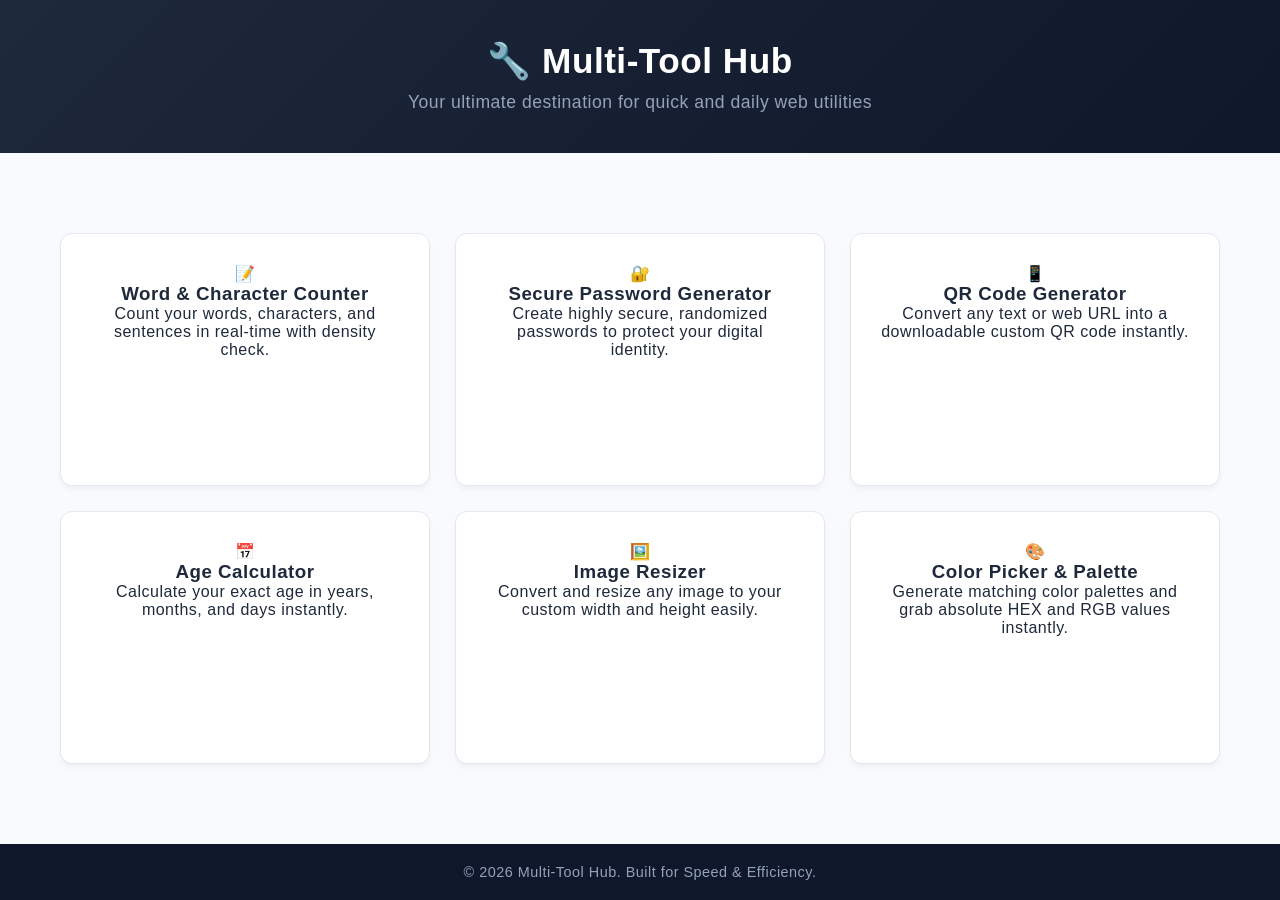
<file: index.html>
<!DOCTYPE html>
<html lang="en">
<head>
    <meta name="google-site-verification" content="5QsVsmky_lJQwz7YS4G8L-8Y7xx4jTJmlR2qvl2Ai24" />
    <meta charset="UTF-8">
    <meta name="viewport" content="width=device-width, initial-scale=1.0">
    <title>Multi-Tool Hub | Free Online Web Utilities</title>
    <meta name="description" content="Access free online tools including word counter, secure password generator, and more. Fast, secure, and easy to use.">
    <link rel="stylesheet" href="style.css">
</head>
<body>

    <header>
        <h1>🔧 Multi-Tool Hub</h1>
        <p>Your ultimate destination for quick and daily web utilities</p>
    </header>

    <div class="ad-container">
       <script async="async" data-cfasync="false" src="https://pl29830969.effectivecpmnetwork.com/820305771734d01be2f969e1bcad7722/invoke.js"></script>
<div id="container-820305771734d01be2f969e1bcad7722"></div>

    </div>

    <main class="container">
        <a href="tools/word-counter.html" class="tool-card">
            <div class="tool-icon">📝</div>
            <h3>Word & Character Counter</h3>
            <p>Count your words, characters, and sentences in real-time with density check.</p>
        </a>

        <a href="tools/password-generator.html" class="tool-card">
            <div class="tool-icon">🔐</div>
            <h3>Secure Password Generator</h3>
            <p>Create highly secure, randomized passwords to protect your digital identity.</p>
        </a>

       <!-- Tool 3: QR Code (Active) -->
<a href="tools/qr-generator.html" class="tool-card">
    <div class="tool-icon">📱</div>
    <h3>QR Code Generator</h3>
    <p>Convert any text or web URL into a downloadable custom QR code instantly.</p>
</a>

       <!-- 1. Age Calculator Card -->
<a href="tools/age-calculator.html" class="tool-card">
        <div class="tool-icon">📅</div> 
        <h3>Age Calculator</h3>
        <p>Calculate your exact age in years, months, and days instantly.</p>
   </a>

<!-- 2. Image Resizer Card -->
<a href="tools/image-resizer.html" class="tool-card">
        <div class="tool-icon">🖼️</div>
        <h3>Image Resizer</h3>
        <p>Convert and resize any image to your custom width and height easily.</p>
</a>
        <a href="tools/color-picker.html" class="tool-card">
        <div class="tool-icon">🎨</div>
        <h3>Color Picker & Palette</h3>
        <p>Generate matching color palettes and grab absolute HEX and RGB values instantly.</p>
</a>
    </main>

    <div class="ad-container">
       <script src="https://pl29840092.effectivecpmnetwork.com/98/61/3c/98613c68a2c09491b9e02754ebe3d054.js"></script>
    </div>

    <footer>
        <p>&copy; 2026 Multi-Tool Hub. Built for Speed & Efficiency.</p>
    </footer>

</body>
</html>
</file>
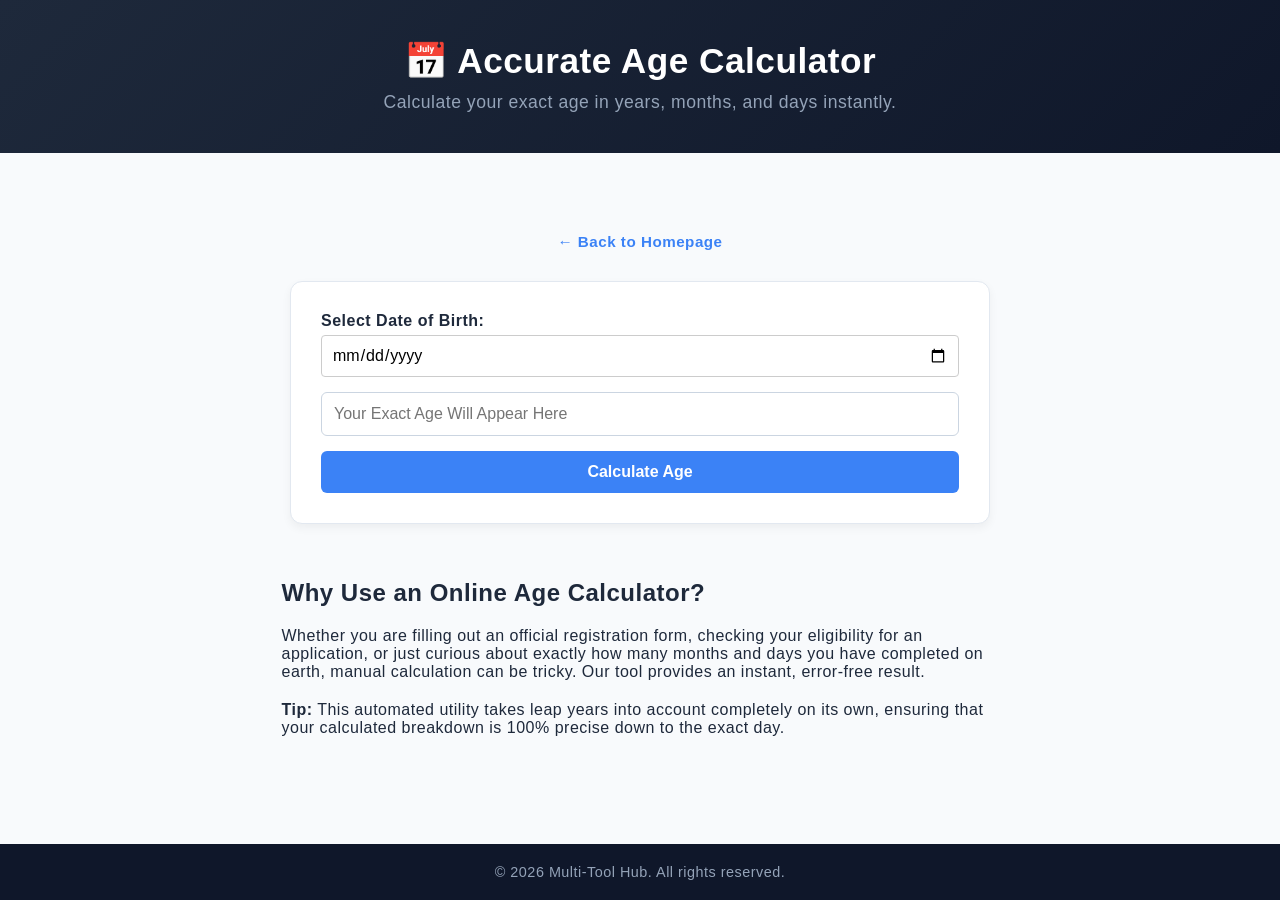
<file: tools/age-calculator.html>
<!DOCTYPE html>
<html lang="en">
<head>
    <meta name="google-site-verification" content="5QsVsmky_lJQwz7YS4G8L-8Y7xx4jTJmlR2qvl2Ai24" />
    <meta charset="UTF-8">
    <meta name="viewport" content="width=device-width, initial-scale=1.0">
    <title>Accurate Age Calculator | Instant Age Finder</title>
    <meta name="description" content="Calculate your exact age in years, months, and days instantly. Quick, accurate, and reliable age calculator utility.">
    <link rel="stylesheet" href="../style.css">
</head>
<body>

    <header>
        <h1>📅 Accurate Age Calculator</h1>
        <p>Calculate your exact age in years, months, and days instantly.</p>
    </header>

    <div class="ad-container">
         <script async="async" data-cfasync="false" src="https://pl29830969.effectivecpmnetwork.com/820305771734d01be2f969e1bcad7722/invoke.js"></script>
<div id="container-820305771734d01be2f969e1bcad7722"></div>
    </div>

    <div style="max-width: 700px; margin: 20px auto 0 auto; padding: 0 10px;">
        <a href="../index.html" style="display: inline-block; color: #3b82f6; text-decoration: none; font-weight: bold; font-size: 0.95rem; transition: color 0.2s;">
            ← Back to Homepage
        </a>
    </div>

    <main class="tool-wrapper">
        <div>
            <label><strong>Select Date of Birth:</strong></label>
            <input type="date" id="dob" style="width: 100%; padding: 10px; margin-top: 5px; border: 1px solid #ccc; border-radius: 4px; font-size: 1rem;">
        </div>
        
        <input type="text" id="age-display" readonly placeholder="Your Exact Age Will Appear Here" style="margin-top: 15px;">
        
        <button class="btn" id="calculate-btn" style="margin-top: 15px;">Calculate Age</button>
    </main>

    <section class="seo-section">
        <h2>Why Use an Online Age Calculator?</h2>
        <p>Whether you are filling out an official registration form, checking your eligibility for an application, or just curious about exactly how many months and days you have completed on earth, manual calculation can be tricky. Our tool provides an instant, error-free result.</p>
        <p><strong>Tip:</strong> This automated utility takes leap years into account completely on its own, ensuring that your calculated breakdown is 100% precise down to the exact day.</p>
    </section>

    
    <div class="ad-container">
        <script src="https://pl29840092.effectivecpmnetwork.com/98/61/3c/98613c68a2c09491b9e02754ebe3d054.js"></script>
    </div>

    <footer>
        <p>&copy; 2026 Multi-Tool Hub. All rights reserved.</p>
    </footer>

    <script>
        const dobInput = document.getElementById('dob');
        const displayInput = document.getElementById('age-display');
        const calculateBtn = document.getElementById('calculate-btn');

        // Aaj ki date tak hi lock karne ke liye taaki koi future date select na kare
        dobInput.max = new Date().toISOString().split("T")[0];

        function calculateAge() {
            const dobValue = dobInput.value;
            if (!dobValue) {
                alert("Please select your date of birth!");
                return;
            }

            const dob = new Date(dobValue);
            const today = new Date();

            let years = today.getFullYear() - dob.getFullYear();
            let months = today.getMonth() - dob.getMonth();
            let days = today.getDate() - dob.getDate();

            if (days < 0) {
                months--;
                // Pichle mahine ke kul din nikal kar add karna
                days += new Date(today.getFullYear(), today.getMonth(), 0).getDate();
            }

            if (months < 0) {
                years--;
                months += 12;
            }

            // Output ko same usi display input box me dikhana jaise password generator me dikhta hai
            displayInput.value = `${years} Years, ${months} Months, and ${days} Days Old`;
        }

        calculateBtn.addEventListener('click', calculateAge);
    </script>
</body>
</html>
</file>
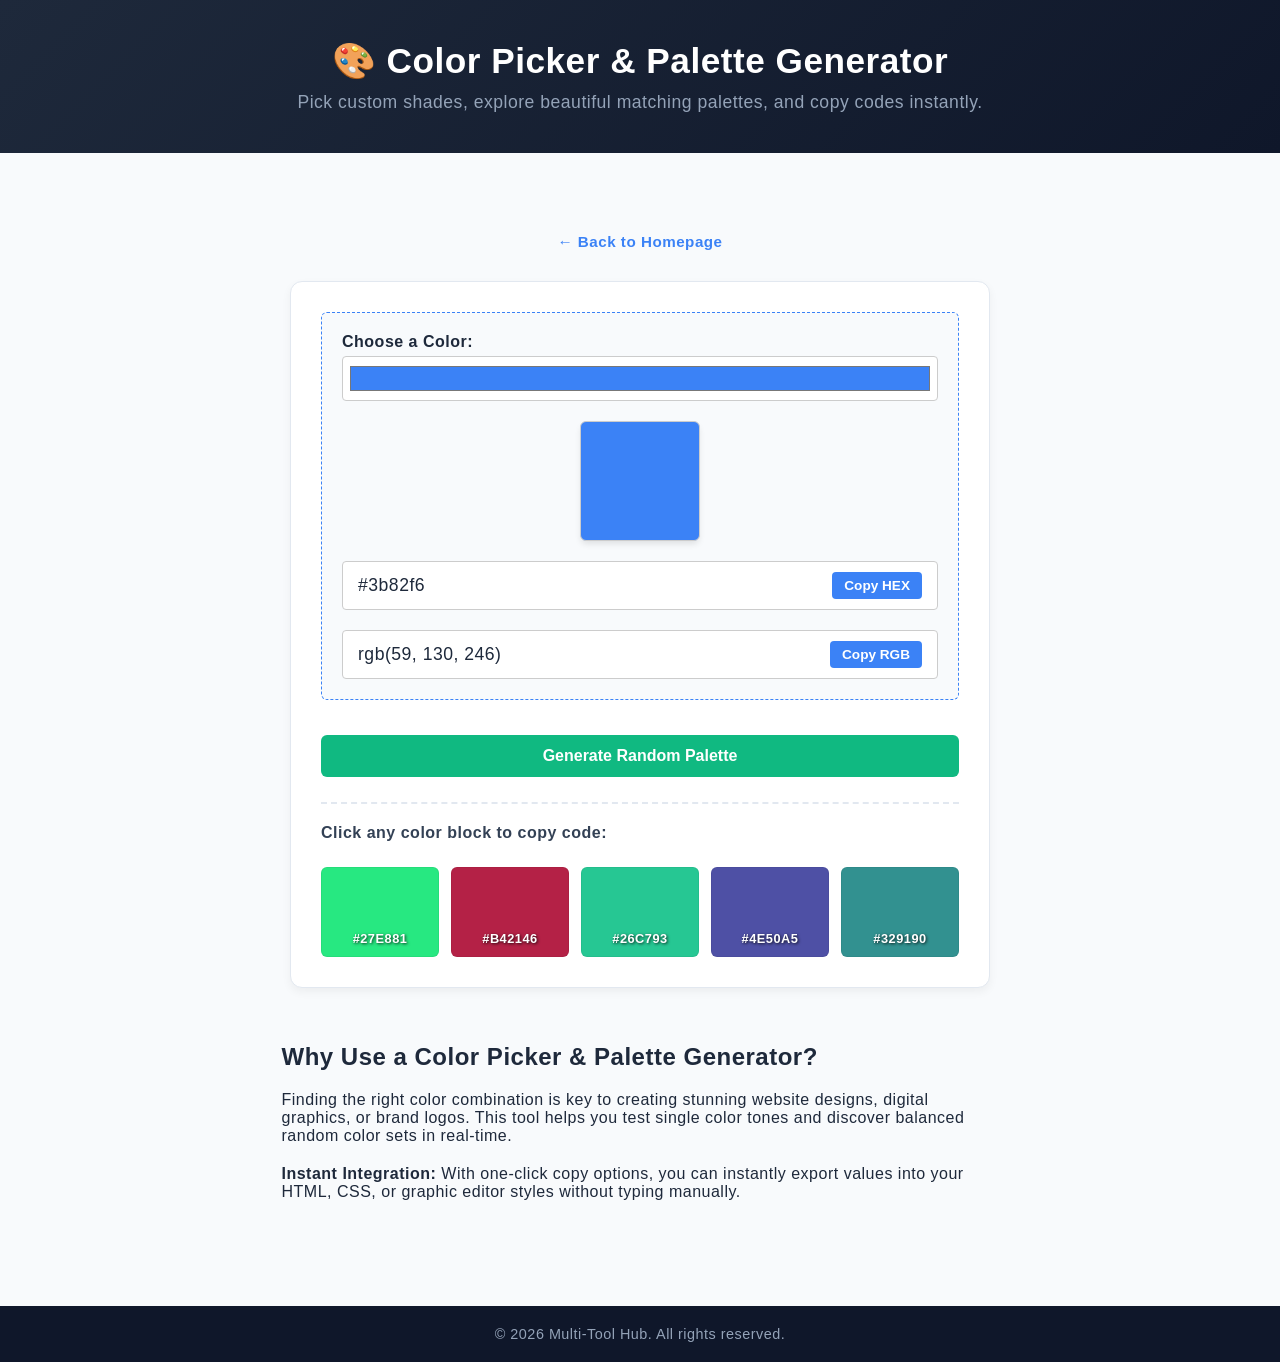
<file: tools/color-picker.html>
<!DOCTYPE html>
<html lang="en">
<head>
    <meta name="google-site-verification" content="5QsVsmky_lJQwz7YS4G8L-8Y7xx4jTJmlR2qvl2Ai24" />
    <meta charset="UTF-8">
    <meta name="viewport" content="width=device-width, initial-scale=1.0">
    <title>Color Picker & Palette Generator | Multi-Tool Hub</title>
    <meta name="description" content="Pick custom colors, generate matching color palettes, and get instant HEX, RGB, and HSL codes easily.">
    <link rel="stylesheet" href="../style.css">
</head>
<body>

    <header>
        <h1>🎨 Color Picker & Palette Generator</h1>
        <p>Pick custom shades, explore beautiful matching palettes, and copy codes instantly.</p>
    </header>

      <div class="ad-container">
         <script async="async" data-cfasync="false" src="https://pl29830969.effectivecpmnetwork.com/820305771734d01be2f969e1bcad7722/invoke.js"></script>
<div id="container-820305771734d01be2f969e1bcad7722"></div>
    </div>

    <div style="max-width: 700px; margin: 20px auto 0 auto; padding: 0 10px;">
        <a href="../index.html" style="display: inline-block; color: #3b82f6; text-decoration: none; font-weight: bold; font-size: 0.95rem;">
            ← Back to Homepage
        </a>
    </div>

    <main class="tool-wrapper" style="text-align: left;">
        
        <div class="color-box-container">
            <div style="width: 100%;">
                <label><strong>Choose a Color:</strong></label>
                <input type="color" id="color-wheel" value="#3b82f6" style="width: 100%; height: 45px; cursor: pointer; border: 1px solid #ccc; border-radius: 4px; background: #fff; padding: 5px; margin-top: 5px; box-sizing: border-box;">
            </div>
            
            <div class="color-preview" id="color-preview-circle" style="background-color: #3b82f6;"></div>
            
            <div class="code-display">
                <span id="hex-text">#3b82f6</span>
                <button class="copy-btn" onclick="copyText('hex-text')">Copy HEX</button>
            </div>
            <div class="code-display">
                <span id="rgb-text">rgb(59, 130, 246)</span>
                <button class="copy-btn" onclick="copyText('rgb-text')">Copy RGB</button>
            </div>
        </div>

        <button class="btn" id="generate-palette-btn" style="background: #10b981;">Generate Random Palette</button>

        <!-- Palette Section -->
        <div id="palette-section" style="margin-top: 25px; border-top: 2px dashed #e2e8f0; padding-top: 20px;">
            <p style="font-weight: bold; color: #334155; margin-bottom: 5px;">Click any color block to copy code:</p>
            <div class="palette-grid" id="palette-box">
                <!-- Dynamic Cards -->
            </div>
        </div>

    </main>

    <section class="seo-section">
        <h2>Why Use a Color Picker & Palette Generator?</h2>
        <p>Finding the right color combination is key to creating stunning website designs, digital graphics, or brand logos. This tool helps you test single color tones and discover balanced random color sets in real-time.</p>
        <p><strong>Instant Integration:</strong> With one-click copy options, you can instantly export values into your HTML, CSS, or graphic editor styles without typing manually.</p>
    </section>

   
    <div class="ad-container">
       <script src="https://pl29840092.effectivecpmnetwork.com/98/61/3c/98613c68a2c09491b9e02754ebe3d054.js"></script>

    </div>

    <footer>
        <p>&copy; 2026 Multi-Tool Hub. All rights reserved.</p>
    </footer>

    <script>
        const colorWheel = document.getElementById('color-wheel');
        const colorPreviewCircle = document.getElementById('color-preview-circle');
        const hexText = document.getElementById('hex-text');
        const rgbText = document.getElementById('rgb-text');
        const generatePaletteBtn = document.getElementById('generate-palette-btn');
        const paletteBox = document.getElementById('palette-box');

        function hexToRgb(hex) {
            const r = parseInt(hex.slice(1, 3), 16);
            const g = parseInt(hex.slice(3, 5), 16);
            const b = parseInt(hex.slice(5, 7), 16);
            return `rgb(${r}, ${g}, ${b})`;
        }

        colorWheel.addEventListener('input', function(e) {
            const chosenColor = e.target.value;
            colorPreviewCircle.style.backgroundColor = chosenColor;
            hexText.innerText = chosenColor;
            rgbText.innerText = hexToRgb(chosenColor);
        });

        function generatePalette() {
            paletteBox.innerHTML = '';
            for (let i = 0; i < 5; i++) {
                const randomHex = '#' + Math.floor(Math.random()*16777215).toString(16).padStart(6, '0');
                const card = document.createElement('div');
                card.className = 'palette-card';
                card.style.backgroundColor = randomHex;
                card.innerText = randomHex.toUpperCase();
                
                card.addEventListener('click', function() {
                    navigator.clipboard.writeText(randomHex.toUpperCase());
                    alert(`Copied: ${randomHex.toUpperCase()}`);
                });
                
                paletteBox.appendChild(card);
            }
        }

        generatePaletteBtn.addEventListener('click', generatePalette);
        generatePalette(); // Setup on load

        function copyText(elementId) {
            const textToCopy = document.getElementById(elementId).innerText;
            navigator.clipboard.writeText(textToCopy);
            alert("Color Code Copied: " + textToCopy);
        }
    </script>
</body>
</html>
</file>
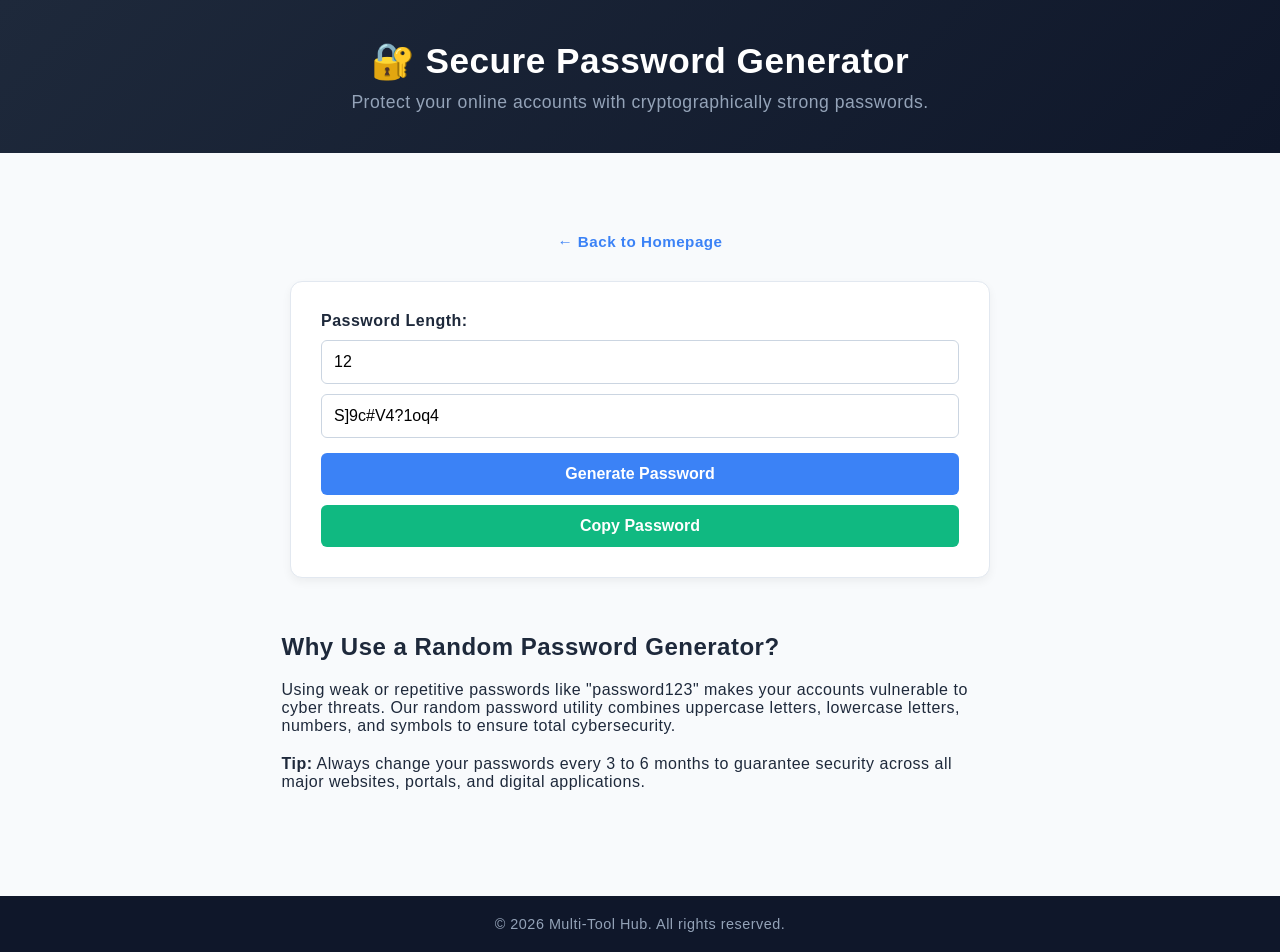
<file: tools/password-generator.html>
<!DOCTYPE html>
<html lang="en">
<head>
    <meta name="google-site-verification" content="5QsVsmky_lJQwz7YS4G8L-8Y7xx4jTJmlR2qvl2Ai24" />
    <meta charset="UTF-8">
    <meta name="viewport" content="width=device-width, initial-scale=1.0">
    <title>Secure Password Generator | Instant Random Password Creator</title>
    <meta name="description" content="Generate safe, strong, and highly randomized passwords instantly. Protect your online accounts with our secure password customizer.">
    <link rel="stylesheet" href="../style.css">
</head>
<body>

    <header>
        <h1>🔐 Secure Password Generator</h1>
        <p>Protect your online accounts with cryptographically strong passwords.</p>
    </header>

   <div class="ad-container">
        <script async="async" data-cfasync="false" src="https://pl29830969.effectivecpmnetwork.com/820305771734d01be2f969e1bcad7722/invoke.js"></script>
<div id="container-820305771734d01be2f969e1bcad7722"></div>
    </div>
    <div style="max-width: 700px; margin: 20px auto 0 auto; padding: 0 10px;">
    <a href="../index.html" style="display: inline-block; color: #3b82f6; text-decoration: none; font-weight: bold; font-size: 0.95rem; transition: color 0.2s;">
        ← Back to Homepage
    </a>
</div>

    <main class="tool-wrapper">
        <div>
            <label><strong>Password Length:</strong></label>
            <input type="number" id="pass-length" min="6" max="32" value="12">
        </div>
        
        <input type="text" id="pass-display" readonly placeholder="Your Secure Password Will Appear Here">
        
        <button class="btn" id="generate-btn">Generate Password</button>
        <button class="btn" id="copy-btn" style="background: #10b981; margin-top: 10px;">Copy Password</button>
    </main>

    <section class="seo-section">
        <h2>Why Use a Random Password Generator?</h2>
        <p>Using weak or repetitive passwords like "password123" makes your accounts vulnerable to cyber threats. Our random password utility combines uppercase letters, lowercase letters, numbers, and symbols to ensure total cybersecurity.</p>
        <p><strong>Tip:</strong> Always change your passwords every 3 to 6 months to guarantee security across all major websites, portals, and digital applications.</p>
    </section>

    <div class="ad-container">
    <script src="https://pl29840092.effectivecpmnetwork.com/98/61/3c/98613c68a2c09491b9e02754ebe3d054.js"></script>
    </div>

    <footer>
        <p>&copy; 2026 Multi-Tool Hub. All rights reserved.</p>
    </footer>

    <script>
        const lengthInput = document.getElementById('pass-length');
        const displayInput = document.getElementById('pass-display');
        const generateBtn = document.getElementById('generate-btn');
        const copyBtn = document.getElementById('copy-btn');

        function generatePassword() {
            const chars = "abcdefghijklmnopqrstuvwxyzABCDEFGHIJKLMNOPQRSTUVWXYZ0123456789!@#$%^&*()_+~`|}{[]:;?><,./-=";
            let length = parseInt(lengthInput.value) || 12;
            if(length < 6) length = 6;
            if(length > 32) length = 32;
            
            let password = "";
            for (let i = 0; i < length; i++) {
                password += chars.charAt(Math.floor(Math.random() * chars.length));
            }
            displayInput.value = password;
        }

        generateBtn.addEventListener('click', generatePassword);

        copyBtn.addEventListener('click', () => {
            if(displayInput.value === "") return;
            displayInput.select();
            document.execCommand('copy');
            alert('Password copied to clipboard! (Yahan par aap Adsterra Direct link popup smartly connect kar sakte ho)');
        });

        // Generate one on page load
        generatePassword();
    </script>
</body>
</html>
</file>
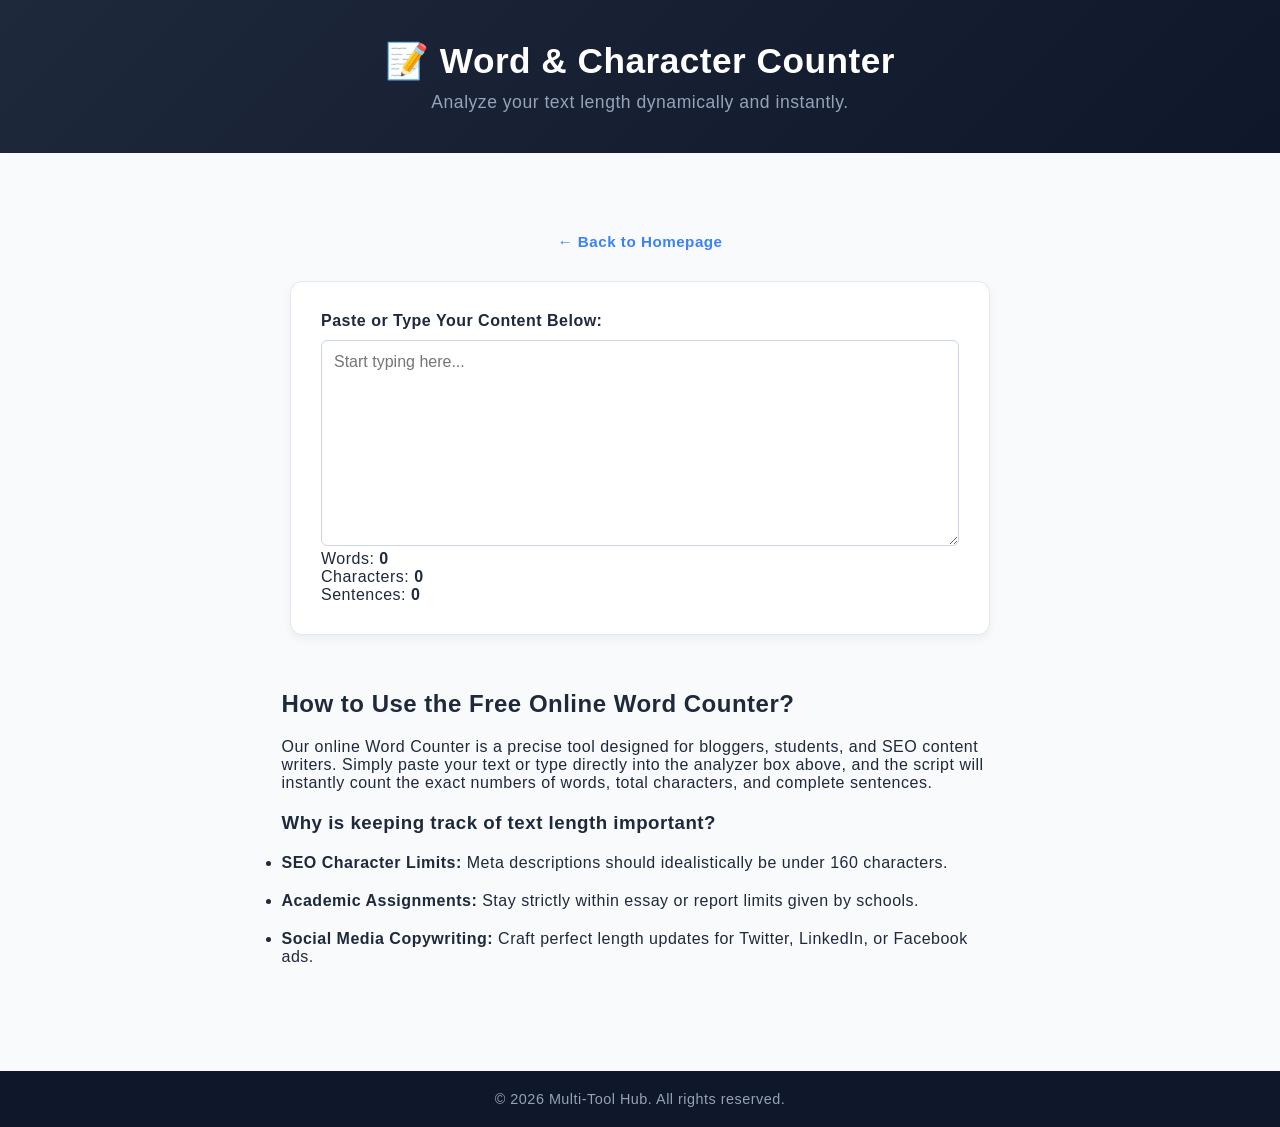
<file: tools/word-counter.html>
<!DOCTYPE html>
<html lang="en">
<head>
    <meta name="google-site-verification" content="5QsVsmky_lJQwz7YS4G8L-8Y7xx4jTJmlR2qvl2Ai24" />
    <meta charset="UTF-8">
    <meta name="viewport" content="width=device-width, initial-scale=1.0">
    <title>Free Online Word Counter & Character Analyzer</title>
    <meta name="description" content="Count words, characters, sentences, and spaces in real-time. The best free online text counter tool for writers and SEO experts.">
    <link rel="stylesheet" href="../style.css">
</head>
<body>

    <header>
        <h1>📝 Word & Character Counter</h1>
        <p>Analyze your text length dynamically and instantly.</p>
    </header>

    <div class="ad-container">
         <script async="async" data-cfasync="false" src="https://pl29830969.effectivecpmnetwork.com/820305771734d01be2f969e1bcad7722/invoke.js"></script>
<div id="container-820305771734d01be2f969e1bcad7722"></div>
    </div>
    <div style="max-width: 700px; margin: 20px auto 0 auto; padding: 0 10px;">
    <a href="../index.html" style="display: inline-block; color: #3b82f6; text-decoration: none; font-weight: bold; font-size: 0.95rem; transition: color 0.2s;">
        ← Back to Homepage
    </a>
</div>

    <main class="tool-wrapper">
        <label for="text-input"><strong>Paste or Type Your Content Below:</strong></label>
        <textarea id="text-input" rows="10" placeholder="Start typing here..."></textarea>
        
        <div class="counter-stats">
            <div>Words: <strong id="word-count">0</strong></div>
            <div>Characters: <strong id="char-count">0</strong></div>
            <div>Sentences: <strong id="sentence-count">0</strong></div>
        </div>
    </main>

    <section class="seo-section">
        <h2>How to Use the Free Online Word Counter?</h2>
        <p>Our online Word Counter is a precise tool designed for bloggers, students, and SEO content writers. Simply paste your text or type directly into the analyzer box above, and the script will instantly count the exact numbers of words, total characters, and complete sentences.</p>
        <h3>Why is keeping track of text length important?</h3>
        <ul>
            <li><strong>SEO Character Limits:</strong> Meta descriptions should idealistically be under 160 characters.</li>
            <li><strong>Academic Assignments:</strong> Stay strictly within essay or report limits given by schools.</li>
            <li><strong>Social Media Copywriting:</strong> Craft perfect length updates for Twitter, LinkedIn, or Facebook ads.</li>
        </ul>
    </section>

    <div class="ad-container">
       <script src="https://pl29840092.effectivecpmnetwork.com/98/61/3c/98613c68a2c09491b9e02754ebe3d054.js"></script>
    </div>

    <footer>
        <p>&copy; 2026 Multi-Tool Hub. All rights reserved.</p>
    </footer>

    <script>
        const textInput = document.getElementById('text-input');
        const wordCount = document.getElementById('word-count');
        const charCount = document.getElementById('char-count');
        const sentenceCount = document.getElementById('sentence-count');

        textInput.addEventListener('input', () => {
            const text = textInput.value.trim();
            
            // Characters count
            charCount.innerText = text.length;
            
            // Words count
            const words = text === "" ? [] : text.split(/\s+/);
            wordCount.innerText = words.length;
            
            // Sentences count
            const sentences = text === "" ? [] : text.split(/[.!?]+/).filter(s => s.trim().length > 0);
            sentenceCount.innerText = sentences.length;
        });
    </script>
</body>
</html>
</file>
<file: style.css>
/* ==========================================
   Base Styles & Resets
   ========================================== */
* { box-sizing: border-box; margin: 0; padding: 0; font-family: 'Segoe UI', Arial, sans-serif; }
body { background-color: #f8fafc; color: #1e293b; display: flex; flex-direction: column; min-height: 100vh; letter-spacing:0.5px}

header { background: linear-gradient(135deg, #1e293b, #0f172a); color: white; padding: 40px 20px; text-align: center; }
header h1 { font-size: 2.2rem; margin-bottom: 10px; }
header p { color: #94a3b8; font-size: 1.1rem; }

.ad-container { max-width: 900px; margin: 20px auto; text-align: center; padding: 10px; width: 100%; }
.ad-placeholder { background: #e2e8f0; border: 2px dashed #cbd5e1; padding: 20px; border-radius: 8px; color: #64748b; font-size: 0.9rem; }

.container { max-width: 1200px; margin: 0 auto; padding: 20px; display: grid; grid-template-columns: repeat(auto-fit, minmax(280px, 1fr)); gap: 25px; flex: 1; width: 100%; }

.tool-card { background: white; padding: 30px; border-radius: 12px; box-shadow: 0 4px 6px -1px rgba(0,0,0,0.05); text-align: center; text-decoration: none; color: inherit; border: 1px solid #e2e8f0; transition: all 0.3s ease; }
.tool-card:hover { transform: translateY(-5px); box-shadow: 0 10px 15px -3px rgba(0,0,0,0.1); border-color: #3b82f6; }

.tool-wrapper { max-width: 700px; width: 95%; margin: 30px auto; background: white; padding: 30px; border-radius: 12px; box-shadow: 0 4px 10px rgba(0,0,0,0.05); border: 1px solid #e2e8f0; }

textarea, input[type="text"], input[type="number"], input[type="date"] { width: 100%; padding: 12px; border: 1px solid #cbd5e1; border-radius: 6px; margin-top: 10px; font-size: 1rem; outline: none; box-sizing: border-box; }
.btn { background: #3b82f6; color: white; border: none; padding: 12px 20px; font-size: 1rem; border-radius: 6px; cursor: pointer; width: 100%; margin-top: 15px; font-weight: bold; }
.btn:hover { background: #2563eb; }
.seo-section{max-width: 767px;margin: 0 auto;padding: 25px;}
.seo-section h2, .seo-section p, .seo-section h3{margin-bottom: 20px;}
.seo-section ul li{margin-bottom: 20px;}

/* Color Picker Styles */
.color-box-container { display: flex; flex-direction: column; align-items: center; gap: 20px; background: #f8fafc; padding: 20px; border-radius: 6px; border: 1px dashed #3b82f6; margin-bottom: 20px; }
.color-preview { width: 120px; height: 120px; border-radius: 6px; border: 1px solid #ccc; box-shadow: 0 4px 6px -1px rgba(0,0,0,0.1); }
.code-display { background: white; padding: 10px 15px; border: 1px solid #ccc; border-radius: 4px; font-family: monospace; font-size: 1.1rem; width: 100%; display: flex; justify-content: space-between; align-items: center; }
.copy-btn { background: #3b82f6; color: white; border: none; padding: 6px 12px; border-radius: 4px; cursor: pointer; font-size: 0.85rem; font-weight: bold; }

.palette-grid { display: grid; grid-template-columns: repeat(5, 1fr); gap: 12px; margin-top: 25px; }
.palette-card { height: 90px; border-radius: 6px; cursor: pointer; display: flex; align-items: flex-end; justify-content: center; padding-bottom: 10px; font-size: 0.8rem; color: white; font-weight: bold; text-shadow: 1px 1px 3px rgba(0,0,0,0.8); border: 1px solid rgba(0,0,0,0.05); }

footer { background: #0f172a; color: #94a3b8; text-align: center; padding: 20px; font-size: 0.9rem; margin-top: auto; }

/* ==========================================
   📱 RESPONSIVE MEDIA QUERIES
   ========================================== */

/* Tablet view */
@media (max-width: 768px) {
    header h1 { font-size: 1.8rem; }
    .container { grid-template-columns: repeat(auto-fit, minmax(240px, 1fr)); }
    .palette-grid { grid-template-columns: repeat(3, 1fr); }
}

/* Mobile view */
@media (max-width: 480px) {
    header { padding: 30px 15px; }
    header h1 { font-size: 1.5rem; }
    .tool-wrapper { padding: 20px; width: 95%; }
    .palette-grid { grid-template-columns: repeat(2, 1fr); }
    .code-display { font-size: 0.9rem; padding: 8px; }
}
</file>
